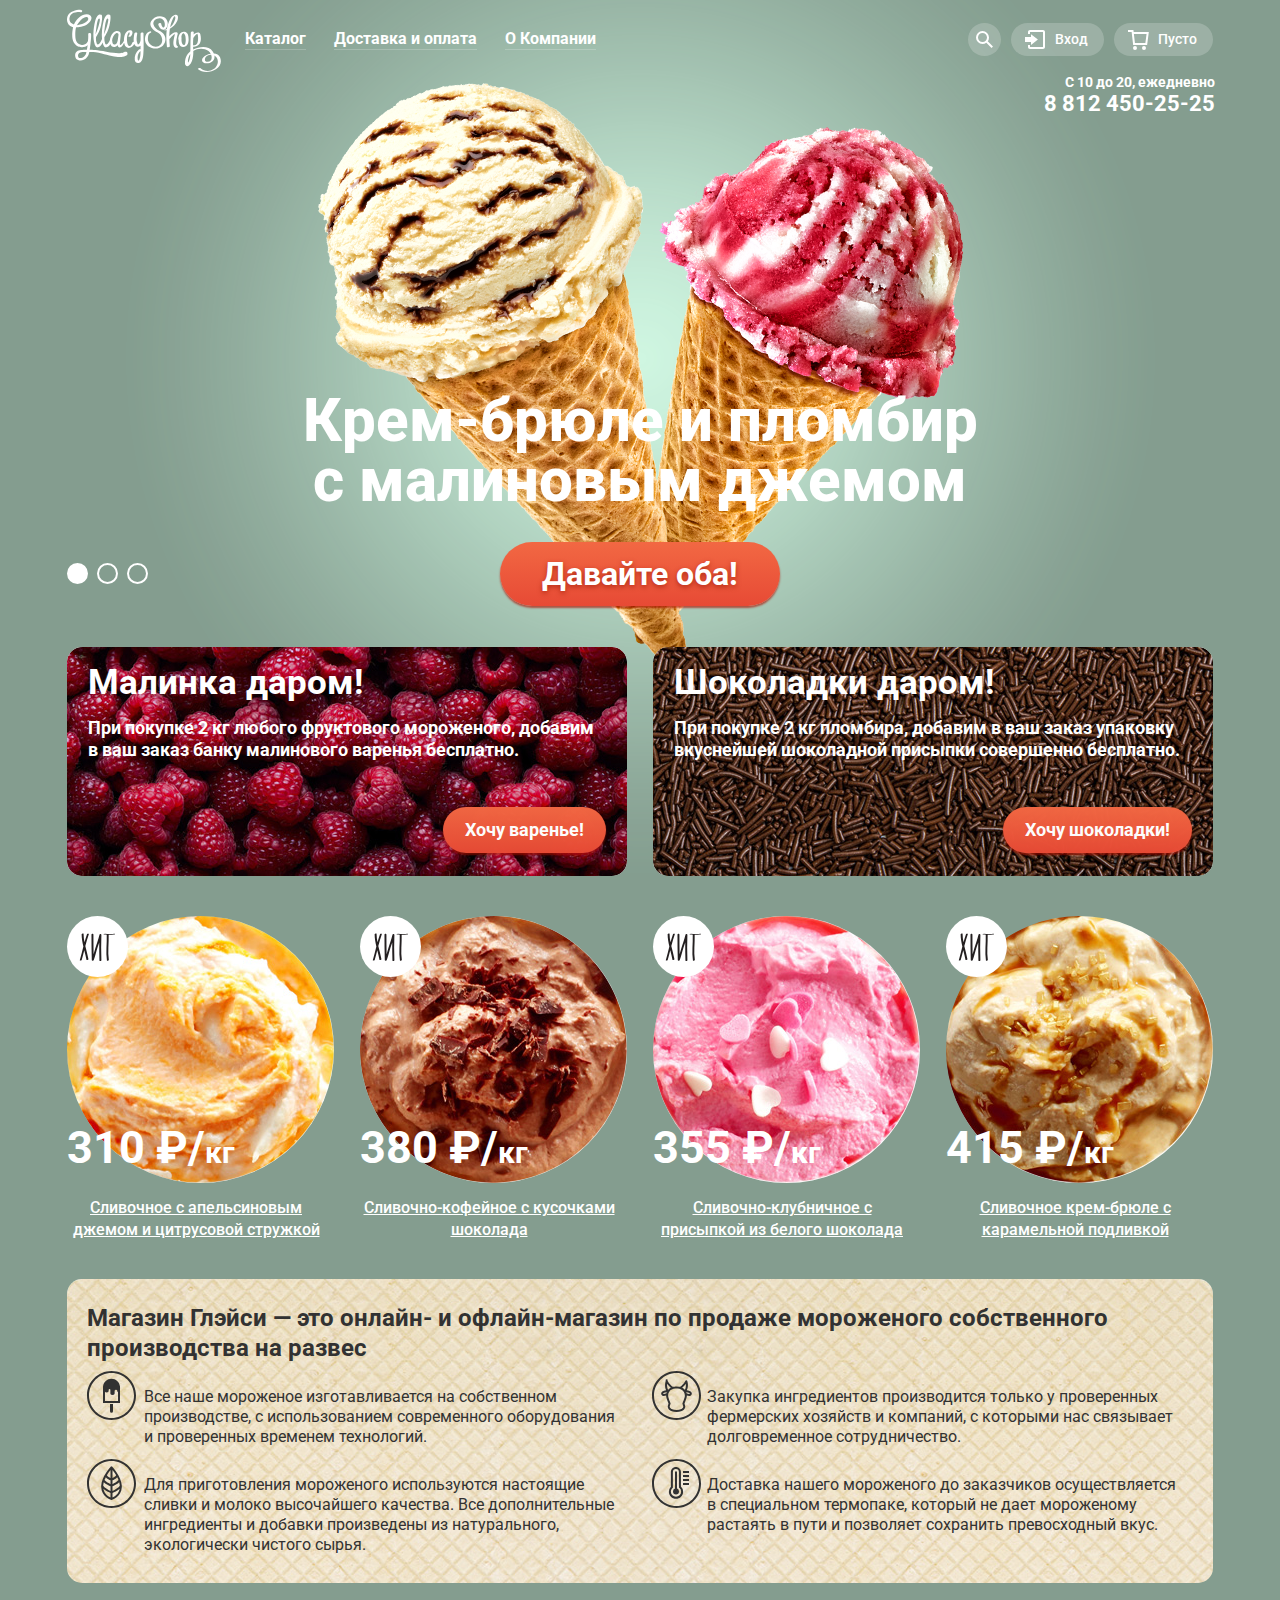
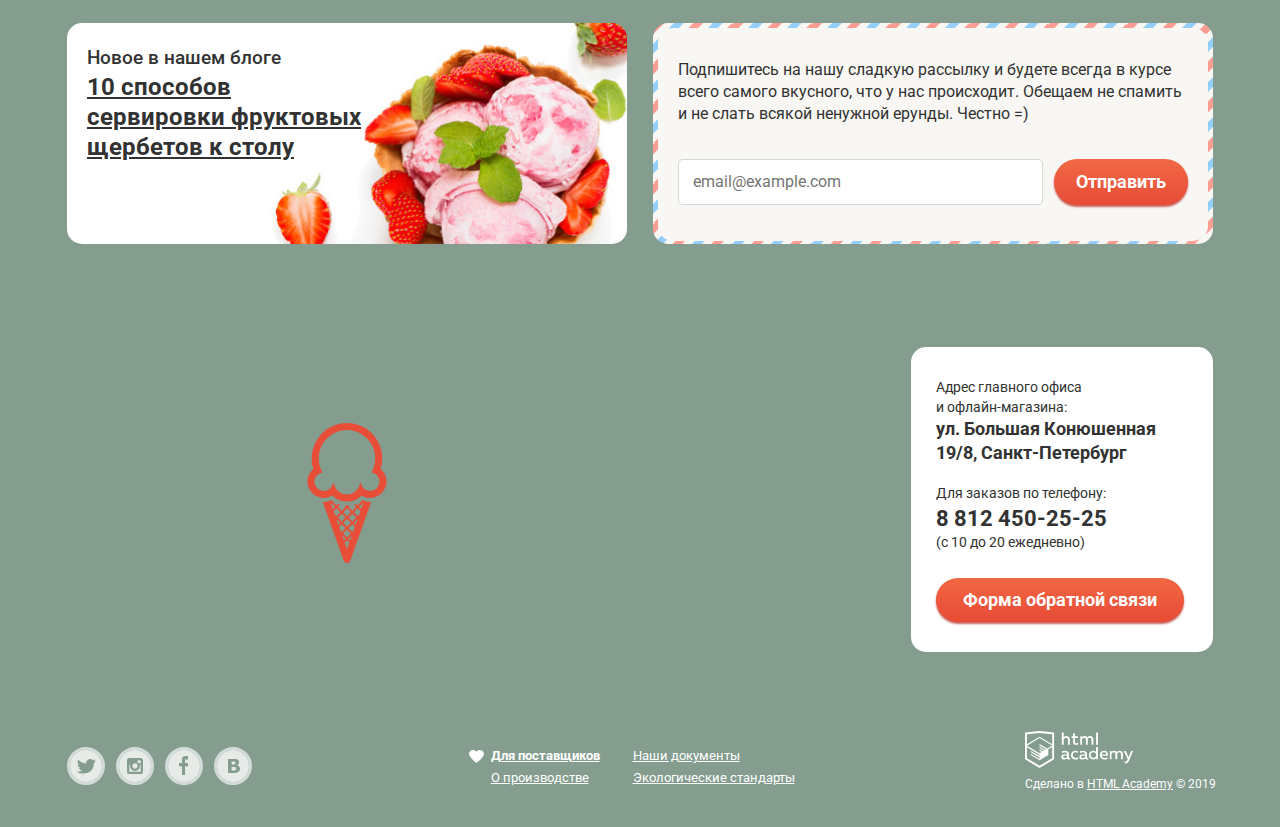
<file: index.html>
<!DOCTYPE html>
<html lang="ru">
  <head>
    <meta charset="utf-8" />
    <title>HTML Academy: Глейси</title>
    <link rel="stylesheet" href="./css/normalize.min.css" />
    <link rel="stylesheet" href="./css/style-min.css" />
    <link
      href="https://fonts.googleapis.com/css?family=Roboto:700,900,500&subset=latin,cyrillic"
      rel="stylesheet"
      type="text/css"
    />
  </head>
  <body>
    <input
      class="visually-hidden  slider-product-1"
      type="radio"
      id="product-1"
      name="toggle"
      checked
    />
    <input
      class="visually-hidden  slider-product-2"
      type="radio"
      id="product-2"
      name="toggle"
    />
    <input
      class="visually-hidden  slider-product-3"
      type="radio"
      id="product-3"
      name="toggle"
    />
    <div class="site-wrapper">
      <header class="wrapper">
        <div class="navigation-wrap">
          <h1 class="visually-hidden">
            Gllacy-Shop - интернет-магазин мороженого
          </h1>
          <img
              src="./img/index/gllacy.svg"
              width="154"
              height="64"
              alt="Логотип Gllacy-Shop"
            />
          <nav class="main-navigation">
            <ul class="site-navigation">
              <li class="item-site-navigation item-site-navigation-complex">
                <a href="#">Каталог</a>
                <div class="modal-menu">
                  <ul class="menu">
                    <li class="item-menu">
                      <a href="#"><b>Новинки</b></a>
                    </li>
                    <li class="item-menu">
                      <a href="gllacy-catalog.html">Сливочное</a>
                    </li>
                    <li class="item-menu"><a href="#">Щербеты</a></li>
                    <li class="item-menu"><a href="#">Фруктовый лед</a></li>
                    <li class="item-menu"><a href="#">Мелорин</a></li>
                  </ul>
                </div>
              </li>
              <li class="item-site-navigation">
                <a href="#"
                  >Доставка и оплата</a
                >
              </li>
              <li class="item-site-navigation">
                <a href="#">О Компании</a>
              </li>
            </ul>
          </nav>
          <nav class="main-navigation-control">
            <ul class="control">
              <li class="control-item-complex control-item-search">
                <a class="btn-search" href="#" aria-label="поиск">
                  <svg
                    class="search"
                    xmlns="http://www.w3.org/2000/svg"
                    xmlns:xlink="http://www.w3.org/1999/xlink"
                    width="17"
                    height="17"
                    viewBox="0 0 17 17"
                  >
                    <path
                      d="M16.958 15.527L11.75 10.32A6.455 6.455 0 0 0 13 6.5 6.5 6.5 0 1 0 6.5 13a6.465 6.465 0 0 0 3.839-1.263l5.205 5.204 1.414-1.414zM6.5 11C4.019 11 2 8.981 2 6.5S4.019 2 6.5 2 11 4.019 11 6.5 8.981 11 6.5 11z"
                    />
                  </svg>
                </a>
                <div class="modal-search">
                  <form action="https://echo.htmlacademy.ru" method="post">
                    <label for="search" class="visually-hidden"
                      >Строка поиска</label
                    >
                    <input
                      id="search"
                      type="text"
                      name="search"
                      placeholder="Например: Крем-брюле"
                    />
                  </form>
                </div>
              </li>
              <li class="control-item-complex control-item-entrance">
                <a class="btn-entrance" href="#">
                  <svg
                    class="entrance"
                    xmlns="http://www.w3.org/2000/svg"
                    xmlns:xlink="http://www.w3.org/1999/xlink"
                    width="21"
                    height="19"
                    viewBox="0 0 21 19"
                  >
                    <g>
                      <path
                        d="M6 14.875L12.917 9.5 6 4.125v2.917H-.042v4.917H6z"
                      />
                      <path
                        d="M18 0H5C3.9 0 3 .9 3 2v2h2V2h13v15H5v-2H3v2c0 1.1.9 2 2 2h13c1.1 0 2-.9 2-2V2c0-1.1-.9-2-2-2z"
                      />
                    </g>
                  </svg>
                  <span>Вход</span>
                </a>
                <div class="modal-entrance">
                  <form
                    class="form-entrance"
                    action="https://echo.htmlacademy.ru"
                    method="post"
                  >
                    <label for="email" class="visually-hidden"
                      >Электронная почта</label
                    >
                    <input
                      class="email-entrance"
                      id="email"
                      type="email"
                      name="email"
                      placeholder="email@example.com"
                    />
                    <label for="password" class="visually-hidden">Пароль</label>
                    <input
                      class="password-entrance"
                      id="password"
                      type="password"
                      placeholder="••••••••"
                    />

                    <div class="form-entrance-control">
                      <button class="btn btn-form" type="submit">Войти</button>
                      <div class="additional-operations">
                        <a href="#">Забыли пароль?</a>
                        <a href="#">Новая регистрация</a>
                      </div>
                    </div>
                  </form>
                </div>
              </li>
              <li class="control-item-complex control-item-busket">
                <a class="btn-busket" href="#" aria-label="корзина">
                  <svg
                    class="busket"
                    xmlns="http://www.w3.org/2000/svg"
                    width="21"
                    height="20"
                    viewBox="0 0 21 20"
                  >
                    <g>
                      <path
                        d="M5.657 2.031L5.422 0H0v2h3.64l1.5 13h13.988l1.699-12.969H5.657zM17.372 13H6.922L5.888 4.031h12.66L17.372 13z"
                      />
                      <circle cx="6.984" cy="18" r="2" />
                      <circle cx="15.984" cy="18" r="2" />
                    </g>
                  </svg>
                  <span>Пусто</span>
                </a>
              </li>
            </ul>
          </nav>
        </div>
        <div class="mode-operation">
          <p>С 10 до 20, ежедневно</p>
          <a class="tel-number" href="tel:88124502525">8 812 450-25-25</a>
        </div>
      </header>

      <main>
        <div class="wrapper">
          <section class="special-offer">
            <ul class="slider">
              <li class="slider-item slider-item-1" id="slide-1">
                <h2>
                  Крем-брюле и пломбир с малиновым джемом
                </h2>
                <a href="#" class="btn btn-buy">Давайте оба!</a>
              </li>
              <li class="slider-item slider-item-2" id="slide-2">
                <h2>
                  Шоколадный пломбир и лимонный сорбет
                </h2>
                <a href="#" class="btn btn-buy">Давайте оба!</a>
              </li>
              <li class="slider-item slider-item-3" id="slide-3">
                <h2>
                  Пломбир с помадкой и клубничный щербет
                </h2>
                <a href="#" class="btn btn-buy">Давайте оба!</a>
              </li>
            </ul>
            <div class="slider-controls">
              <label class="btn-slider" for="product-1">Первый</label>
              <label class="btn-slider" for="product-2">Второй</label>
              <label class="btn-slider" for="product-3">Третий</label>
            </div>
          </section>

          <section class="stock">
            <article class="current-promotion raspberries">
              <h3>Малинка даром!</h3>
              <p>
                При покупке 2 кг любого фруктового мороженого, добавим в ваш
                заказ банку малинового варенья бесплатно.
              </p>
              <a href="#" class="btn btn-article">Хочу варенье!</a>
            </article>
            <article class="current-promotion chocolate">
              <h3>Шоколадки даром!</h3>
              <p>
                При покупке 2 кг пломбира, добавим в ваш заказ упаковку
                вкуснейшей шоколадной присыпки совершенно бесплатно.
              </p>
              <a href="#" class="btn btn-article">Хочу шоколадки!</a>
            </article>
          </section>

          <section class="sales-leader">
            <h2 class="visually-hidden">Лидеры продаж</h2>
            <ul class="cards-list">
              <li class="li-ice-cream ice-cream-hit">
                <a href="#" class="card-content">
                  <img
                    src="img/index/orange.jpg"
                    width="267"
                    height="267"
                    alt="Мороженое - сливочное с апельсиновым джемом и цитрусовой стружкой"
                  />
                  <b>310 ₽/<span>кг</span></b>
                  <p>Сливочное с апельсиновым джемом и цитрусовой стружкой</p>
                </a>
                <a href="#" class="btn btn-cards">Быстрый просмотр</a>
              </li>
              <li class="li-ice-cream ice-cream-hit">
                <a href="#" class="card-content">
                <img
                  src="img/index/coffee.jpg"
                  width="267"
                  height="267"
                  alt="Мороженое - cливочно-кофейное с кусочками шоколада"
                />
                <b>380 ₽/<span>кг</span></b>
                <p>Сливочно-кофейное с кусочками шоколада</p>
              </a>
              <a href="#" class="btn btn-cards">Быстрый просмотр</a>
            </li>
              <li class="li-ice-cream ice-cream-hit">
                <a href="#" class="card-content">
                <img
                  src="img/index/strawberry.jpg"
                  width="267"
                  height="267"
                  alt="Мороженое - cливочно-клубничное с присыпкой из белого шоколада"
                />
                <b>355 ₽/<span>кг</span></b>
                <p>Сливочно-клубничное с присыпкой из белого шоколада</p>
              </a>
              <a href="#" class="btn btn-cards">Быстрый просмотр</a>
            </li>
              <li class="li-ice-cream ice-cream-hit">
                <a href="#" class="card-content">
                <img
                  src="img/index/cream.jpg"
                  width="267"
                  height="267"
                  alt="Мороженое - Сливочное крем-брюле с карамельной подливкой"
                />
                <b>415 ₽/<span>кг</span></b>
                <p>Сливочное крем-брюле с карамельной подливкой</p>
              </a>
              <a href="#" class="btn btn-cards">Быстрый просмотр</a>
            </li>
            </ul>
          </section>

          <section class="production-information">
            <h2>
              Магазин Глэйси — это онлайн- и офлайн-магазин по продаже
              мороженого собственного производства на развес
            </h2>
            <div class="information">
              <p class="technologies">
                Все наше мороженое изготавливается на собственном производстве,
                с использованием современного оборудования и проверенных
                временем технологий.
              </p>
              <p class="company">
                Закупка ингредиентов производится только у проверенных
                фермерских хозяйств и компаний, с которыми нас связывает
                долговременное сотрудничество.
              </p>
              <p class="natural-ingredient">
                Для приготовления мороженого используются настоящие сливки и
                молоко высочайшего качества. Все дополнительные ингредиенты и
                добавки произведены из натурального, экологически чистого сырья.
              </p>
              <p class="delivery">
                Доставка нашего мороженого до заказчиков осуществляется в
                специальном термопаке, который не дает мороженому растаять в
                пути и позволяет сохранить превосходный вкус.
              </p>
            </div>
          </section>

          <div class="additional-information">
            <section class="news">
              <h3>Новое в нашем блоге</h3>
              <a href="#">10 способов сервировки фруктовых щербетов к столу</a>
            </section>

            <section class="mailing">
              <div class="mailing-content">
                <h3 class="visually-hidden">Подписка на рассылку</h3>
                <p>
                  Подпишитесь на нашу сладкую рассылку и будете всегда в курсе
                  всего самого вкусного, что у нас происходит. Обещаем не
                  спамить и не слать всякой ненужной ерунды. Честно =)
                </p>
                <form
                  class="newsletter-subscription"
                  action="https://echo.htmlacademy.ru"
                  method="POST"
                >
                  <label class="visually-hidden" for="email-mailing"
                    >Введите ваш электронный адрес</label
                  >
                  <input
                    class="input-email-mailing"
                    id="email-mailing"
                    type="email"
                    name="email"
                    placeholder="email@example.com"
                  />

                  <button class="btn btn-article" type="submit">
                    Отправить
                  </button>
                </form>
              </div>
            </section>
          </div>
        </div>

        <section class="map">
          <iframe
            src="https://www.google.com/maps/embed?pb=!1m18!1m12!1m3!1d1998.6036253003192!2d30.320858716173536!3d59.93871916905404!2m3!1f0!2f0!3f0!3m2!1i1024!2i768!4f13.1!3m3!1m2!1s0x4696310fca145cc1%3A0x42b32648d8238007!2z0JHQvtC70YzRiNCw0Y8g0JrQvtC90Y7RiNC10L3QvdCw0Y8g0YPQuy4sIDE5LzgsINCh0LDQvdC60YIt0J_QtdGC0LXRgNCx0YPRgNCzLCAxOTExODY!5e0!3m2!1sru!2sru!4v1584440794895!5m2!1sru!2sru"
            height="430"
            style="border:0;"
            allowfullscreen=""
            aria-hidden="false"
            tabindex="0"
          ></iframe>
          <article class="address">
            <h4>Адрес главного офиса и офлайн-магазина:</h4>
            <p class="company-address">
              <b>ул. Большая Конюшенная 19/8, Санкт-Петербург</b>
            </p>
            <p class="order-phone">Для заказов по телефону:</p>
            <p>
              <b><a class="tel-number" href="tel:88124502525">8 812 450-25-25</a></b>
            </p>
            <p>(с 10 до 20 ежедневно)</p>
            <button class="btn btn-address" type="button">
              Форма обратной связи
            </button>
          </article>
        </section>
      </main>

      <footer>
        <div class="footer-wrapper">
          <div class="social-contacts">
            <h2 class="visually-hidden">Социальные контакты</h2>
            <ul>
              <li>
                <a class="link-social-contacts twitter" href="#" title="twitter"
                  >Твиттер</a
                >
              </li>
              <li>
                <a
                  class="link-social-contacts instagram"
                  href="#"
                  title="instagram"
                  >Инстаграмм</a
                >
              </li>
              <li>
                <a
                  class="link-social-contacts facebook"
                  href="#"
                  title="facebook"
                  >Фэйсбук</a
                >
              </li>
              <li>
                <a
                  class="link-social-contacts vkontakte"
                  href="#"
                  title="vkontakte"
                  >ВКонтакте</a
                >
              </li>
            </ul>
          </div>
          <div class="information-suppliers">
            <ul>
              <li class="item-information-suppliers">
                <a href="#">Для поставщиков</a>
              </li>
              <li class="item-information-suppliers">
                <a href="#">Наши документы</a>
              </li>
              <li class="item-information-suppliers">
                <a href="#">О производстве</a>
              </li>
              <li class="item-information-suppliers">
                <a href="#">Экологические стандарты</a>
              </li>
            </ul>
          </div>
          <div class="HTMLa">
            <a
              class="HTMLa"
              href="https://htmlacademy.ru/intensive/htmlcss"
              title="HTMLa"
              >HTMLa</a
            >
            <p>Сделано в <span>HTML Academy</span> © 2019</p>
          </div>
        </div>
      </footer>

      <div class="feedback-form">
        <form action="https://echo.htmlacademy.ru">
          <h2>Мы обязательно вам ответим!</h2>
          <label class="visually-hidden" for="name-surname"
            >Введите ваше имя</label
          >
          <input
            class="input-name"
            id="name-surname"
            type="text"
            name="name-surname"
            placeholder="Имя Фамилия"
          />
          <label for="email-feedback-form" class="visually-hidden"
            >Электронная почта</label
          >
          <input
            class="input-email"
            id="email-feedback-form"
            type="email"
            name="email"
            placeholder="email@example.com"
          />
          <label for="feedback" class="visually-hidden">Ваш вопрос</label>
          <textarea
            class="textarea-feedback"
            id="feedback"
            name="feedback"
            rows="8"
            cols="47"
            placeholder="В свободной форме"
          ></textarea>
          <div class="alignment">
            <button class="btn btn-form" type="submit">Отправить</button>
          </div>
          <button class="btn-close" aria-label="закрыть форму"></button>
        </form>
      </div>
    </div>
    <script src="./js/feedback-form-min.js"></script>
  </body>
</html>
</file>
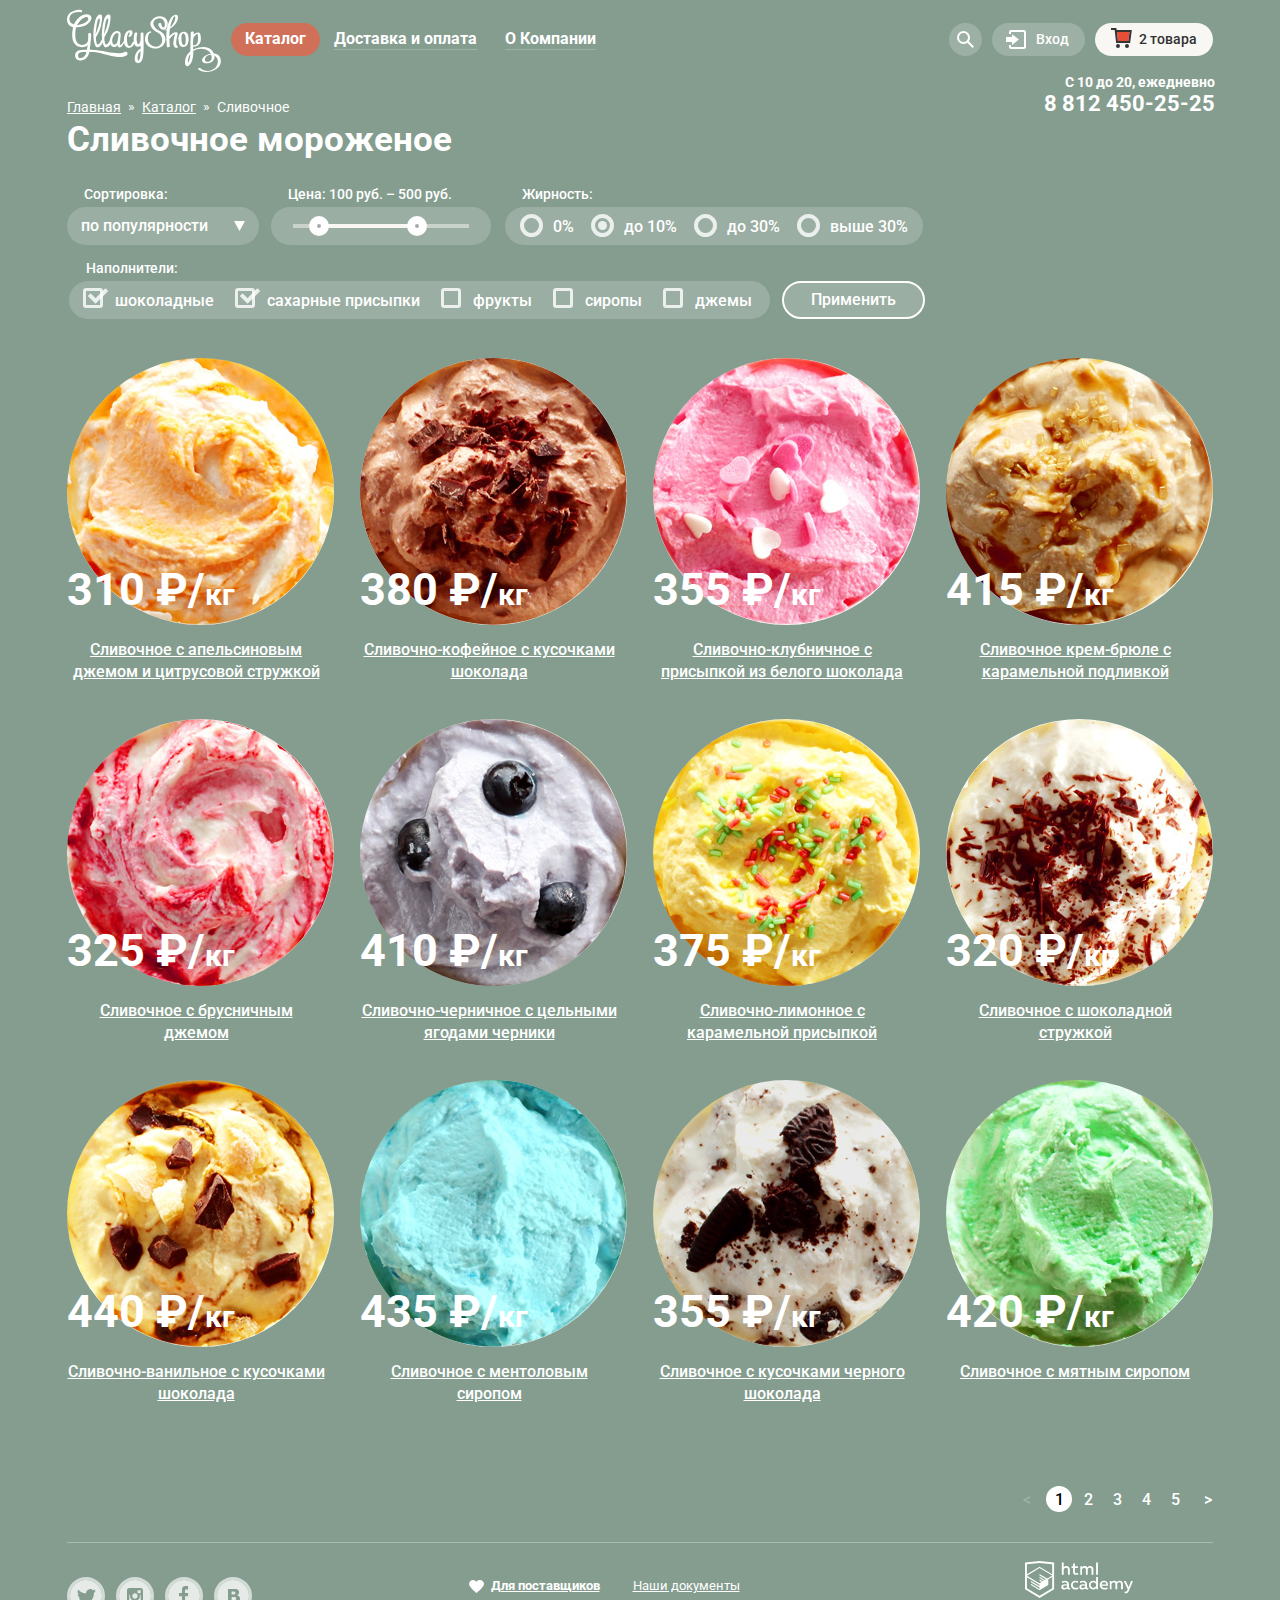
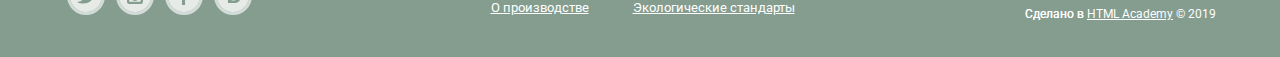
<file: gllacy-catalog.html>
<!DOCTYPE html>
<html lang="ru">
  <head>
    <meta charset="utf-8" />
    <title>HTML Academy: Глейси</title>
    <link rel="stylesheet" href="./css/normalize.min.css" />
    <link rel="stylesheet" href="css/style-min.css">
    <link
      href="https://fonts.googleapis.com/css?family=Roboto:700,900,500&subset=latin,cyrillic"
      rel="stylesheet"
      type="text/css"
    />
  </head>
  <body class="inner-page">
    <header class="wrapper">
      <div class="navigation-wrap">
        <h1 class="visually-hidden">
          Gllacy-Shop - интернет-магазин мороженого
        </h1>
        <a class="logo" href="./index.html">
          <img
            src="./img/index/gllacy.svg"
            width="154"
            height="64"
            alt="Логотип Gllacy-Shop"
          />
        </a>
        <nav class="main-navigation">
          <ul class="site-navigation">
            <li class="item-site-navigation item-site-navigation-complex item-site-nav-current">
              <a href="#">Каталог</a>
              <div class="modal-menu">
                <ul class="menu">
                  <li class="item-menu">
                    <a href="#"><b>Новинки</b></a>
                  </li>
                  <li class="item-menu">
                    <a href="gllacy-catalog.html">Сливочное</a>
                  </li>
                  <li class="item-menu"><a href="#">Щербеты</a></li>
                  <li class="item-menu"><a href="#">Фруктовый лед</a></li>
                  <li class="item-menu"><a href="#">Мелорин</a></li>
                </ul>
              </div>
            </li>
            <li class="item-site-navigation">
              <a href="#"
                >Доставка и оплата</a
              >
            </li>
            <li class="item-site-navigation">
              <a href="#">О Компании</a>
            </li>
          </ul>
        </nav>
        <nav class="main-navigation-control">
          <ul class="control">
            <li class="control-item-complex control-item-search">
              <a class="btn-search" href="#" aria-label="поиск">
                <svg
                  class="search"
                  xmlns="http://www.w3.org/2000/svg"
                  xmlns:xlink="http://www.w3.org/1999/xlink"
                  width="17"
                  height="17"
                  viewBox="0 0 17 17"
                >
                  <path
                    d="M16.958 15.527L11.75 10.32A6.455 6.455 0 0 0 13 6.5 6.5 6.5 0 1 0 6.5 13a6.465 6.465 0 0 0 3.839-1.263l5.205 5.204 1.414-1.414zM6.5 11C4.019 11 2 8.981 2 6.5S4.019 2 6.5 2 11 4.019 11 6.5 8.981 11 6.5 11z"
                  />
                </svg>
              </a>
              <div class="modal-search">
                <form action="https://echo.htmlacademy.ru" method="post">
                <label for="search" class="visually-hidden"
                  >Строка поиска</label
                >
                <input
                  id="search"
                  type="text"
                  name="search"
                  placeholder="Например: Крем-брюле"
                />
              </form>
              </div>
            </li>
            <li class="control-item-complex control-item-entrance">
              <a class="btn-entrance" href="#">
                <svg
                  class="entrance"
                  xmlns="http://www.w3.org/2000/svg"
                  xmlns:xlink="http://www.w3.org/1999/xlink"
                  width="21"
                  height="19"
                  viewBox="0 0 21 19"
                >
                  <g>
                    <path
                      d="M6 14.875L12.917 9.5 6 4.125v2.917H-.042v4.917H6z"
                    />
                    <path
                      d="M18 0H5C3.9 0 3 .9 3 2v2h2V2h13v15H5v-2H3v2c0 1.1.9 2 2 2h13c1.1 0 2-.9 2-2V2c0-1.1-.9-2-2-2z"
                    />
                  </g>
                </svg>
                <span>Вход</span>
              </a>
              <div class="modal-entrance">
                <form
                  class="form-entrance"
                  action="https://echo.htmlacademy.ru"
                  method="post"
                >
                  <label for="email" class="visually-hidden"
                    >Электронная почта</label
                  >
                  <input
                  class="email-entrance"
                    id="email"
                    type="email"
                    name="email"
                    placeholder="email@example.com"
                  />
                  <label for="password" class="visually-hidden">Пароль</label>
                  <input class="password-entrance" id="password" type="password" placeholder="••••••••" />

                  <div class="form-entrance-control">
                    <button class="btn btn-form" type="submit">Войти</button>
                    <div class="additional-operations">
                      <a href="#">Забыли пароль?</a>
                      <a href="#">Новая регистрация</a>
                    </div>
                  </div>
                </form>
              </div>
            </li>
            <li class="control-item-complex control-item-busket">
              <a
                class="btn-busket btn-product-basket"
                href="#"
                aria-label="корзина"
              >
                <span>2 товара</span>
              </a>
              <div class="modal-busket">
                <form class="busket-form" action="https://echo.htmlacademy.ru" method="post">
                  <ul>
                    <li class="busket-row">
                      <button
                        class="delete"
                        type="button"
                        aria-label="удалить позицию"
                      ></button>
                      <img
                        src="./img/index/orange.jpg"
                        width="33"
                        height="33"
                        alt="Пломбир с апельсиновым джемом"
                      />
                      <p class="type-ice-cream">
                        Пломбир с апельсиновым джемом
                      </p>
                      <p>1,5 кг х <span>200 руб.</span></p>
                      <p>300 руб.</p>
                      <input type="hidden" name="ice-cream-orange-jam" value="1.5">
                    </li>

                    <li class="busket-row">
                      <button
                        class="delete"
                        type="button"
                        aria-label="удалить позицию"
                      ></button>
                      <img
                        src="./img/index/strawberry.jpg"
                        width="33"
                        height="33"
                        alt="Клубничный пломбир с присыпкой из белого шоколада"
                      />
                      <p class="type-ice-cream">
                        Клубничный пломбир с присыпкой из белого шоколада
                      </p>
                      <p>1,5 кг х <span>300 руб.</span></p>
                      <p>450 руб.</p>
                      <input type="hidden" name="strawberry-ice-cream-white-chocolate" value="1.5">
                    </li>
                  </ul>
                  <div class="result">
                    <p class="amount">Итого:750 руб.</p>
                    <button class="btn btn-form" type="submit">
                      Оформить заказ
                    </button>
                  </div>
                </form>
              </div>
            </li>
          </ul>
        </nav>
      </div>
      <div class="mode-operation">
        <p>С 10 до 20, ежедневно</p>
        <a class="tel-number" href="tel:88124502525">8 812 450-25-25</a>
      </div>
    </header>

    <main class="wrapper inner-page">
      <ul class="breadcrumbs">
        <li><a href="index.html">Главная</a></li>
        <li><a href="gllacy-catalog.html">Каталог</a></li>
        <li>Сливочное</li>
      </ul>
      <section class="filter">
        <h2>Сливочное мороженое</h2>
        <form
          class="selection-form"
          action="https://echo.htmlacademy.ru"
          method="POST"
        >
          <div class="sorting">
            <p>Сортировка:</p>
            <a class="btn-sorting" href="#">
              по популярности
              <svg
                class="icon-down-dir"
                xmlns="http://www.w3.org/2000/svg"
                width="11"
                height="10"
                viewBox="0 0 11 10"
              >
                <path d="M5.5 10L0 0h11" />
              </svg>
            </a>

            <ul class="modal-sorting">
              <li>
                <input
                  class="visually-hidden type-sorting"
                  type="radio"
                  id="popularity"
                  name="type-sorting"
                  value="popularity"
                  checked
                />
                <label for="popularity">по популярности</label>
              </li>
              <li>
                <input
                  class="visually-hidden type-sorting"
                  type="radio"
                  id="inexpensive"
                  name="type-sorting"
                  value="inexpensive"
                />
                <label for="inexpensive">сначала недорогие</label>
              </li>
              <li>
                <input
                  class="visually-hidden type-sorting"
                  type="radio"
                  id="expensive"
                  name="type-sorting"
                  value="expensive"
                />
                <label for="expensive">сначала дорогие</label>
              </li>
              <li>
                <input
                  class="visually-hidden type-sorting"
                  type="radio"
                  id="fatness"
                  name="type-sorting"
                  value="fatness"
                />
                <label for="fatness">по жирности</label>
              </li>
            </ul>
          </div>
          <div class="range">
            <p>Цена: 100 руб. – 500 руб.</p>
            <div class="wrap-range">
              <div class="line-range"></div>
              <div class="white-line"></div>
              <div class="range-toggle-min"></div>
              <div class="range-toggle-max"></div>
            </div>
          </div>

          <fieldset class="fat">
            <legend>Жирность:</legend>
            <ul class="list-option">
              <li>
                <label class="label-radio-option">
                  <input
                    class="visually-hidden"
                    type="radio"
                    name="fat"
                    value="0%"
                    />
                  <span class="radio-indicator"></span>
                  <span class="fat-value">0%</span>
                </label>
              </li>
              <li>
                <label class="label-radio-option">
                  <input
                    class="visually-hidden"
                    type="radio"
                    name="fat"
                    value="до 10%"
                    checked
                    />
                  <span class="radio-indicator"></span>
                  <span class="fat-value">до 10%</span>
                </label>
              </li>
              <li>
                <label class="label-radio-option">
                  <input
                    class="visually-hidden"
                    type="radio"
                    name="fat"
                    value="до 30%"
                  />
                  <span class="radio-indicator"></span>
                  <span class="fat-value">до 30%</span>
                </label>
              </li>
              <li>
                <label class="label-radio-option">
                  <input
                    class="visually-hidden"
                    type="radio"
                    name="fat"
                    value="выше 30%"
                  />
                  <span class="radio-indicator"></span>
                  <span class="fat-value">выше 30%</span>
                </label>
              </li>
            </ul>
          </fieldset>

          <fieldset class="filler">
            <legend>Наполнители:</legend>
            <ul class="list-filler">
              <li>
                <label class="label-checkbox-filler">
                  <input
                    class="visually-hidden"
                    type="checkbox"
                    name="chocolate"
                    checked
                  />
                  <span class="checkbox-indicator"></span>
                  <span class="type-filler">шоколадные</span>
                </label>
              </li>
              <li>
                <label class="label-checkbox-filler">
                  <input
                    class="visually-hidden"
                    type="checkbox"
                    name="sugar-powders"
                    checked                    
                  />
                  <span class="checkbox-indicator"></span>
                  <span class="type-filler">сахарные присыпки</span>
                </label>
              </li>
              <li>
                <label class="label-checkbox-filler">
                  <input class="visually-hidden" type="checkbox" name="fruit" />
                  <span class="checkbox-indicator"></span>
                  <span class="type-filler">фрукты</span>
                </label>
              </li>
              <li>
                <label class="label-checkbox-filler">
                  <input
                    class="visually-hidden"
                    type="checkbox"
                    name="syrups"
                  />
                  <span class="checkbox-indicator"></span>
                  <span class="type-filler">сиропы</span>
                </label>
              </li>
              <li>
                <label class="label-checkbox-filler">
                  <input class="visually-hidden" type="checkbox" name="jams" />
                  <span class="checkbox-indicator"></span>
                  <span class="type-filler">джемы</span>
                </label>
              </li>
            </ul>
          </fieldset>
          <button class="btn-form-inner-page" type="submit">
            Применить
          </button>
        </form>
      </section>
      <section class="results">
        <ul class="cards-list">
          <li class="li-ice-cream">
            <a href="#" class="card-content">
            <img
              src="./img/catalog-gllacy/orange-1.jpg"
              width="267"
              height="267"
              alt="Сливочное с апельсиновым джемом и цитрусовой стружкой"
            />
            <b>310 ₽/<span>кг</span></b>
            <p>Сливочное с апельсиновым джемом и цитрусовой стружкой</p>
          </a>
          <a href="#" class="btn btn-cards">Быстрый просмотр</a>
        </li>
          <li class="li-ice-cream">
            <a href="#" class="card-content">
            <img
              src="./img/catalog-gllacy/coffe-2.jpg"
              width="267"
              height="267"
              alt="Сливочно-кофейное с кусочками шоколада"
            />
            <b>380 ₽/<span>кг</span></b>
            <p>Сливочно-кофейное с кусочками шоколада</p>
          </a>
          <a href="#" class="btn btn-cards">Быстрый просмотр</a>
        </li>
          <li class="li-ice-cream">
            <a href="#" class="card-content">
            <img
              src="./img/catalog-gllacy/strawberry-3.jpg"
              width="267"
              height="267"
              alt="Сливочно-клубничное с присыпкой из белого шоколада"
            />
            <b>355 ₽/<span>кг</span></b>
            <p>Сливочно-клубничное с присыпкой из белого шоколада</p>
          </a>
          <a href="#" class="btn btn-cards">Быстрый просмотр</a>
        </li>
          <li class="li-ice-cream">
            <a href="#" class="card-content">
            <img
              src="./img/catalog-gllacy/caramel-4.jpg"
              width="267"
              height="267"
              alt="Сливочное крем-брюле с карамельной подливкой"
            />
            <b>415 ₽/<span>кг</span></b>
            <p>Сливочное крем-брюле с карамельной подливкой</p>
          </a>
          <a href="#" class="btn btn-cards">Быстрый просмотр</a>
        </li>
          <li class="li-ice-cream">
            <a href="#" class="card-content">
            <img
              src="./img/catalog-gllacy/lingonberry-5.jpg"
              width="267"
              height="267"
              alt="Сливочное с брусничным джемом"
            />
            <b>325 ₽/<span>кг</span></b>
            <p>Сливочное с брусничным джемом</p>
          </a>
          <a href="#" class="btn btn-cards">Быстрый просмотр</a>
        </li>
          <li class="li-ice-cream">
            <a href="#" class="card-content">
            <img
              src="./img/catalog-gllacy/blueberries-6.jpg"
              width="267"
              height="267"
              alt="Сливочно-черничное с цельными ягодами черники "
            />
            <b>410 ₽/<span>кг</span></b>
            <p>Сливочно-черничное с цельными ягодами черники</p>
          </a>
          <a href="#" class="btn btn-cards">Быстрый просмотр</a>
        </li>
          <li class="li-ice-cream">
            <a href="#" class="card-content">
            <img
              src="./img/catalog-gllacy/lemon-7.jpg"
              width="267"
              height="267"
              alt="Сливочно-лимонное с карамельной присыпкой"
            />
            <b>375 ₽/<span>кг</span></b>
            <p>Сливочно-лимонное с карамельной присыпкой</p>
          </a>
          <a href="#" class="btn btn-cards">Быстрый просмотр</a>
        </li>
          <li class="li-ice-cream">
            <a href="#" class="card-content">
            <img
              src="./img/catalog-gllacy/cream-8.jpg"
              width="267"
              height="267"
              alt="Сливочное с шоколадной стружкой"
            />
            <b>320 ₽/<span>кг</span></b>
            <p>Сливочное с шоколадной стружкой</p>
          </a>
          <a href="#" class="btn btn-cards">Быстрый просмотр</a>
        </li>
          <li class="li-ice-cream">
            <a href="#" class="card-content">
            <img
              src="./img/catalog-gllacy/vanilla-9.jpg"
              width="267"
              height="267"
              alt="Сливочно-ванильное с кусочками шоколада"
            />
            <b>440 ₽/<span>кг</span></b>
            <p>Сливочно-ванильное с кусочками шоколада</p>
          </a>
          <a href="#" class="btn btn-cards">Быстрый просмотр</a>
        </li>
          <li class="li-ice-cream">
            <a href="#" class="card-content">
            <img
              src="./img/catalog-gllacy/menthol-10.jpg"
              width="267"
              height="267"
              alt="Сливочноe с ментоловым сиропом"
            />
            <b>435 ₽/<span>кг</span></b>
            <p>Сливочноe с ментоловым сиропом</p>
            </a>
            <a href="#" class="btn btn-cards">Быстрый просмотр</a>
          </li>
          <li class="li-ice-cream">
            <a href="#" class="card-content">
            <img
              src="./img/catalog-gllacy/black-chocolate-11.jpg"
              width="267"
              height="267"
              alt="Сливочное с кусочками черного шоколада"
            />
            <b>355 ₽/<span>кг</span></b>
            <p>Сливочное с кусочками черного шоколада</p>
          </a>
          <a href="#" class="btn btn-cards">Быстрый просмотр</a>
        </li>
          <li class="li-ice-cream">
            <a href="#" class="card-content">
            <img
              src="./img/catalog-gllacy/mint-12.jpg"
              width="267"
              height="267"
              alt="Сливочное с мятным сиропом"
            />
            <b>420 ₽/<span>кг</span></b>
            <p>Сливочное с мятным сиропом</p>
          </a>
            <a href="#" class="btn btn-cards">Быстрый просмотр</a>
          </li>
        </ul>
      </section>
      <ul class="pagination">
        <li class="pagination-item pagination-item-current">
          <a href="#">1</a>
        </li>
        <li class="pagination-item"><a href="#">2</a></li>
        <li class="pagination-item"><a href="#">3</a></li>
        <li class="pagination-item"><a href="#">4</a></li>
        <li class="pagination-item"><a href="#">5</a></li>
      </ul>
    </main>

    <footer class="footer-wrapper">
      <div class="social-contacts">
        <h2 class="visually-hidden">Социальные контакты</h2>
        <ul>
          <li>
            <a class="link-social-contacts twitter" href="#" title="twitter"
              >Твиттер</a
            >
          </li>
          <li>
            <a class="link-social-contacts instagram" href="#" title="instagram"
              >Инстаграмм</a
            >
          </li>
          <li>
            <a class="link-social-contacts facebook" href="#" title="facebook"
              >Фэйсбук</a
            >
          </li>
          <li>
            <a class="link-social-contacts vkontakte" href="#" title="vkontakte"
              >ВКонтакте</a
            >
          </li>
        </ul>
      </div>
      <div class="information-suppliers">
        <ul>
          <li class="item-information-suppliers">
            <a href="#">Для поставщиков</a>
          </li>
          <li class="item-information-suppliers">
            <a href="#">Наши документы</a>
          </li>
          <li class="item-information-suppliers">
            <a href="#">О производстве</a>
          </li>
          <li class="item-information-suppliers">
            <a href="#">Экологические стандарты</a>
          </li>
        </ul>
      </div>
      <div class="HTMLa">
        <a
          class="HTMLa"
          href="https://htmlacademy.ru/intensive/htmlcss"
          title="HTMLa"
          >HTMLa</a
        >
        <p>Сделано в <p>Сделано в <span>HTML Academy</span> © 2019</p>
      </div>
    </footer>
    <script src="./js/catalog-min.js"></script>
  </body>
</html>
</file>
<file: css/style-min.css>
body{margin:0;padding:0;font-family:"Roboto","Arial",sans-serif;font-size:16px;line-height:18px;font-weight:bold;color:#ffffff}.inner-page{background-color:#849d8f}.site-wrapper{min-width:940px;background-color:#849d8f;background-image:url(../img/index/background-special-offer-1.png);background-repeat:no-repeat;background-position:top center;transition:background-image 0.5s ease,background-color 0.5s ease}.wrapper{max-width:1200px;margin:0 auto;padding:0 27px;box-sizing:border-box;position:relative}a{text-decoration:none;color:#ffffff;cursor:pointer}button{font-family:inherit;font-size:18px;line-height:24px;font-weight:bold;color:#ffffff;border:none;outline:none;cursor:pointer}.visually-hidden{position:absolute;clip:rect(0 0 0 0);width:1px;height:1px;margin:-1px;border:0;padding:0;white-space:nowrap;clip-path:inset(100%);overflow:hidden}.navigation-wrap{display:flex;padding-top:9px}.main-navigation{padding-left:10px}.site-navigation,.control{list-style:none;padding:0;margin:14px 0 0 0;display:flex;flex-wrap:wrap}.main-navigation-control{margin-left:auto}.site-navigation li{padding:7px 14px;border-radius:50px;position:relative}.item-site-navigation a{display:block;width:100%;height:100%;border-bottom:1px solid rgba(255,255,255,0.2)}.modal-entrance a:hover,.modal-entrance a:focus,.modal-entrance a:active{color:#e84d37;text-decoration:underline}.modal-search input,.form-entrance input,.feedback-form input{font-size:14px;line-height:24px;color:#323232;box-sizing:border-box;width:100%;padding:9px 13px;border:1px solid #d3d3d2;border-radius:5px;background-color:#fefefe}.modal-search input:hover,.modal-search input:focus,.form-entrance input:hover,.form-entrance input:focus,.feedback-form input:hover,.feedback-form input:focus,.newsletter-subscription input:hover,.newsletter-subscription input:focus,.textarea-feedback:hover,.textarea-feedback:focus{border:1px solid rgba(154,154,154,0.52)}.modal-search input:active,.form-entrance input:active,.feedback-form input:active,.newsletter-subscription input:active,.textarea-feedback:active{border:1px solid rgba(46,136,228,0.52);outline:none}.modal-menu{font-size:14px;line-height:16px;font-weight:normal;width:143px;padding:6px;position:absolute;z-index:2;top:30px;left:-6px;display:none}.menu{list-style:none;padding:0;background-color:#f8f7f4;border-radius:5px;box-shadow:0 20px 20px 0 rgba(0,0,0,0.4)}.menu li{padding:8px 19px;margin:0;border-radius:0;position:relative}.menu li:first-child{padding:12px 20px 12px 20px}.menu li:last-child{padding-bottom:12px}.menu li:first-child::after{content:"";display:block;width:126px;height:1px;background-color:#323232;opacity:0.2;position:absolute;top:39px;left:8px}.item-menu a{display:block;width:100%;height:100%;color:#323232;text-decoration:none}.item-menu:hover,.item-menu:focus{background-color:#fbded7}.item-menu:active{background-color:#f6b5a5}.item-menu-current{background-color:#d07058}.item-site-navigation:hover,.item-site-navigation:focus{background-color:#f7f6f3}.item-site-navigation:hover a,.item-site-navigation:focus a{border-bottom:1px solid transparent;color:#333333}.item-site-navigation:active{box-shadow:inset 0 2px 1px 0 #696969;background-color:#ededed}.item-site-navigation-complex:hover .modal-menu{display:block}.item-site-nav-current{background-color:#d07058}.item-site-nav-current a{border-bottom:1px solid transparent}.control li{font-size:14px;line-height:16px;font-weight:500;text-align:center;vertical-align:middle;margin-left:10px;border-radius:20px;background-color:rgba(255,255,255,0.2);position:relative}.control li svg{fill:#ffffff}.control li:hover,.control li:focus,.inner-page .control-item-busket{background-color:#f8f7f4}.control li:hover a,.control li:focus a,.btn-product-basket{color:#323232}.control li:hover svg,.control li:focus svg{fill:#323232}.control-item-complex:hover .modal-search,.control-item-complex:hover .modal-entrance,.control-item-complex:hover .modal-busket{display:block}.control-item-search{width:33px;height:33px}.btn-search{border-radius:20px;display:block;width:100%;height:100%}.search{position:relative;top:8px}.modal-search{padding:8px;position:absolute;z-index:2;top:28px;right:-6px;display:none}.modal-search form{width:341px;box-sizing:border-box;padding:20px 15px;background-color:#f8f7f4;border-radius:5px;box-shadow:0 20px 20px 0 rgba(0,0,0,0.4)}.control-item-entrance,.control-item-busket{padding:8px 16px 9px 44px;position:relative}.btn-entrance,.btn-busket{border-radius:20px;display:block;width:100%;height:100%}.modal-entrance{width:276px;padding:8px;box-sizing:border-box;position:absolute;z-index:2;top:28px;right:-6px;display:none}.form-entrance{padding:21px 18px;background-color:#f8f7f4;border-radius:5px;box-shadow:0 20px 20px 0 rgba(0,0,0,0.4)}.form-entrance input{margin-bottom:20px}.form-entrance-control{display:flex;justify-content:space-between}.btn-form{font-size:18px;line-height:20px;color:#fefefe;min-width:100px;box-sizing:border-box;padding:12px 14px;border-radius:50px;box-shadow:0 1px 2px 0 #ac1000;background-image:linear-gradient(to top,#e74a35,#f26843)}.additional-operations{text-align:left}.additional-operations a{font-size:13px;line-height:22px;font-weight:normal;color:#323232;text-decoration:underline;display:block}.entrance,.busket{position:absolute;top:7px;left:14px}.modal-busket{padding:8px;box-sizing:border-box;position:absolute;z-index:2;top:28px;right:-6px;display:none}.busket-form{width:539px;padding:20px 15px;box-sizing:border-box;background-color:#f8f7f4;border-radius:5px;box-shadow:0 20px 20px 0 rgba(0,0,0,0.4)}.busket-form ul{list-style:none;padding:0;margin:0}li.busket-row{text-align:left;margin:0 0 15px 0;border-radius:0;background-color:transparent;display:flex;justify-content:flex-start;position:relative}.busket-row:last-child{margin-bottom:12px;padding-bottom:3px;border-bottom:1px solid #cacac7}.delete{padding:0;margin-right:11px;background-color:transparent}.delete::before,.delete::after{content:"";display:block;width:16px;height:2px;background-color:#323232}.delete::before{content:"";transform:rotate(45deg);position:relative;top:-3px;left:3px}.delete::after{content:"";transform:rotate(-45deg);position:relative;top:-5px;left:3px}.busket-row img{margin-right:14px;border-radius:50%}.busket-row p{font-size:13px;line-height:16px;font-weight:normal;color:#323232;max-width:218px;margin:11px 0 9px 0}.busket-row p:not(:last-of-type){margin-right:25px}.busket-row p:last-of-type{margin-right:19px}.busket-row span{color:#999999}.amount{font-size:15px;line-height:23px;font-weight:bold;color:#323232;margin:12px 0 10px 0}.result{text-align:right}.mode-operation{position:absolute;z-index:1;top:74px;right:25px}.mode-operation p{font-size:14px;line-height:16px;text-align:right;margin:0 0 2px 0}.tel-number{font-size:22px;line-height:24px;text-align:right}.tel-number:hover,.tel-number:focus,.tel-number:active{color:#ffbc9e}.special-offer{margin-bottom:41px;position:relative}.slider{list-style:none;margin:0;padding:0}.slider-item{text-align:center;padding-top:316px;position:relative}.slider-item-1,.slider-item-2,.slider-item-3{display:none}.slider-item h2{font-size:60px;line-height:60px;font-weight:800;width:700px;margin:2px auto 31px}.btn-buy{display:inline-block;vertical-align:top;padding:10px 42px;font-weight:bold;font-size:32px;line-height:44px;text-shadow:0 2px 5px rgba(160,32,11,0.76);box-shadow:0 2px 2px 0 rgba(172,16,0,0.64);background-image:linear-gradient(to top,#e74a35,#f26843);border-radius:50px}.btn:hover,.btn:focus{background:linear-gradient( to bottom,rgba(255,255,255,0.2),rgba(255,255,255,0.2) ),linear-gradient(to top,#e74a35,#f26843);box-shadow:0 2px 2px #ac1000}.btn:active{background:linear-gradient( to bottom,rgba(0,0,0,0.07),rgba(0,0,0,0.07) ),linear-gradient(to top,#e74a35,#f26843);box-shadow:inset 0 2px 2px #942718;color:#fceeec}.slider-controls{font-size:0;position:absolute;bottom:22px;left:0;z-index:2}.btn-slider{display:inline-block;vertical-align:top;width:17px;height:17px;border:2px solid #ffffff;border-radius:50%;background-color:transparent;margin-right:9px;cursor:pointer}.btn-slider:checked ~ .site-wrapper{background-color:#849d8f;background-image:url("../img/index/background-special-offer-1.png")}.slider-product-2:checked ~ .site-wrapper{background-color:#8996a6;background-image:url("../img/index/background-special-offer-2.png")}.slider-product-3:checked ~ .site-wrapper{background-color:#9d8b84;background-image:url("../img/index/background-special-offer-3.png")}.slider-product-1:checked ~ .site-wrapper .slider-item-1,.slider-product-2:checked ~ .site-wrapper .slider-item-2,.slider-product-3:checked ~ .site-wrapper .slider-item-3{display:block}.slider-product-1:checked ~ .site-wrapper label[for="product-1"],.slider-product-2:checked ~ .site-wrapper label[for="product-2"],.slider-product-3:checked ~ .site-wrapper label[for="product-3"],.slider-product-1:active ~ .site-wrapper label[for="product-1"],.slider-product-2:active ~ .site-wrapper label[for="product-2"],.slider-product-3:active ~ .site-wrapper label[for="product-3"]{background-color:#ffffff}.btn-slider:hover{background-color:rgba(248,247,244,0.4);border:2px solid #ffffff}.stock{display:flex;flex-wrap:wrap;justify-content:space-between;margin:0}.current-promotion{max-width:560px;padding:23px 21px 70px;margin-bottom:22px;box-sizing:border-box;border-radius:15px;background-repeat:no-repeat;background-size:cover;position:relative}.current-promotion.raspberries{background-image:url(../img/index/raspberry-background.jpg);background-color:#991c0c}.current-promotion.chocolate{background-image:url(../img/index/chocolate-background.jpg);background-color:#623807}.current-promotion h3{font-size:35px;line-height:25px;text-align:left;margin:0 0 22px 0}.current-promotion p{font-size:18px;line-height:22px;text-align:left;margin-bottom:45px}.btn-article{font-size:18px;line-height:24px;padding:11px 22px;margin-left:11px;border-radius:50px;opacity:0.99;box-shadow:0 2px 2px 0 rgba(172,16,0,0.64);background-image:linear-gradient(to top,#e74a35,#f26843)}.current-promotion .btn-article{position:absolute;right:21px;bottom:23px}.btn-article:hover,a.btn-buy:hover,.btn-article:focus,a.btn-buy:focus{color:#ffffff}.btn-article:active,a.btn-buy:active{color:#fceeec}.sales-leader{margin-bottom:20px}.cards-list{list-style:none;padding:0;margin:0;margin-left:-26px;display:flex;flex-wrap:wrap}.li-ice-cream{text-align:center;max-width:267px;margin:18px 0 -8px 26px;position:relative}.li-ice-cream:hover::after{content:"";width:100%;height:100%;display:block;padding-bottom:77px;background-color:rgba(248,247,244,0.2);box-shadow:0 20px 20px 0 rgba(0,0,0,0.4);position:absolute;z-index:1;top:0;left:0}.li-ice-cream:hover .card-content{position:relative;z-index:10}.ice-cream-hit::before{content:"";width:61px;height:61px;background-image:url(../img/index/hit.svg);background-repeat:no-repeat;position:absolute;z-index:20;top:0;left:0}.li-ice-cream img{border-radius:50%}.li-ice-cream a{display:block;line-height:22px;font-weight:500;text-align:center;text-decoration:underline}.li-ice-cream p{margin-top:8px;margin-bottom:26px;max-width:258px}.li-ice-cream b{font-size:45px;line-height:45px;font-weight:bold;position:absolute;left:0;top:209px}.li-ice-cream span{font-size:30px;line-height:45px}a.btn-cards{width:167px;font-size:18px;line-height:24px;text-decoration:none;padding:13px 16px;margin:17px auto 0;border-radius:50px;box-shadow:0 1px 2px 0 #ac1000;background-image:linear-gradient(to top,#e74a35,#f26843);display:none;position:absolute;z-index:2;left:50%;transform:translateX(-50%);bottom:-54px}a.btn-cards:hover,a.btn-cards:focus,a.btn-cards:active{color:#ffffff}.li-ice-cream:hover a.btn-cards{display:block}.production-information{color:#323232;background-image:url(../img/index/waffle-background.jpg);background-size:cover;background-color:#f8ecd5;max-width:100%;padding:24px 0 0 20px;margin:0 0 40px;border-radius:15px}.production-information h2{font-size:24px;line-height:30px;margin:0 79px 24px 0}.information{display:flex;flex-wrap:wrap}.production-information p{line-height:20px;font-weight:normal;max-width:478px;margin:0 28px 28px 0;padding-left:57px;position:relative}.technologies::before{content:"";width:49px;height:49px;background-image:url(../img/index/ice.svg);background-repeat:no-repeat;position:absolute;left:0;top:-16px}.natural-ingredient::before{content:"";width:49px;height:49px;background-image:url(../img/index/leaf.svg);background-repeat:no-repeat;position:absolute;left:0;top:-16px}.company::before{content:"";width:49px;height:49px;background-image:url(../img/index/cow.svg);background-repeat:no-repeat;position:absolute;left:2px;top:-16px}.delivery::before{content:"";width:49px;height:49px;background-image:url(../img/index/temperature.svg);background-repeat:no-repeat;position:absolute;left:2px;top:-16px}.additional-information{display:flex;flex-wrap:wrap;justify-content:space-between;margin-bottom:40px}.additional-information section{max-width:560px;border-radius:15px;box-sizing:border-box}.news{color:#323232;background-image:url(../img/index/news-background.jpg);background-repeat:no-repeat;background-size:cover;background-color:#ffffff;padding:26px 259px 81px 20px}.news h3{font-weight:500;margin:0 0 5px 0}.news a{font-size:24px;line-height:30px;color:#323232;display:block;max-width:281px;text-decoration:underline}.news a:hover,.news a:focus,.news a:active{color:#e84d37}.mailing{background-image:url(../img/index/border-mailing.png);background-repeat:repeat;background-position:0 0;padding:5px}.mailing-content{font-weight:normal;color:#323232;height:100%;padding:1px 20px;background-color:#f8f7f4;border-radius:15px}.mailing p{line-height:22px;margin:30px 0 34px 0}.newsletter-subscription{max-width:inherit;margin-bottom:33px;display:flex;justify-content:space-between}.newsletter-subscription input{line-height:24px;color:#323232;padding:9px 14px;display:block;width:70%;background-color:#ffffff;border-radius:5px;border:1px solid rgba(178,178,178,0.52);cursor:pointer}.map{max-width:100%;position:relative}.map iframe{width:100%;border:none}.map::before{content:"";width:80px;height:140px;background-image:url(../img/index/big-red-ice.svg);position:absolute;top:139px;left:50%;transform:translateX(-333px)}.address{color:#323232;max-width:302px;box-sizing:border-box;padding:30px 25px;background-color:#ffffff;border-radius:15px;position:absolute;top:63px;right:50%;transform:translateX(573px)}.address h4{font-size:14px;line-height:20px;font-weight:normal;max-width:148px;margin:0}.address p{font-size:14px;line-height:20px;font-weight:normal;margin:0}.address p:last-of-type{margin-bottom:26px}p.company-address{margin-bottom:18px}.address b{font-size:18px;line-height:24px}p.order-phone{margin-bottom:4px}.address a{color:#323232}.btn-address{font-size:18px;line-height:24px;color:#fefefe;padding:10px 27px;box-shadow:0 2px 2px 0 rgba(172,16,0,0.64);background-image:linear-gradient(to top,#e74a35,#f26843);border-radius:50px}.footer-wrapper{max-width:1200px;box-sizing:border-box;margin:0 auto;padding:13px 24px 26px 27px;display:flex;justify-content:space-between}.social-contacts ul{list-style:none;margin-top:16px;padding:0;display:flex;flex-wrap:wrap}.social-contacts li{opacity:0.8;margin-right:11px;box-sizing:border-box;width:38px;height:38px;border-radius:50%;border:3px solid rgba(255,255,255,0.8);position:relative}.link-social-contacts{font-size:0;display:block;width:100%;height:100%}.twitter::before{content:"";width:32px;height:32px;background-image:url(../img/index/icon-tw.svg);position:absolute;top:0;left:0}.instagram::before{content:"";width:32px;height:32px;background-image:url(../img/index/icon-insta.svg);position:absolute;top:0;left:0}.facebook::before{content:"";width:32px;height:32px;background-image:url(../img/index/icon-facebook.svg);position:absolute;top:0;left:0}.vkontakte::before{content:"";width:32px;height:32px;background-image:url(../img/index/icon-vk.svg);position:absolute;top:0;left:0}.social-contacts li:hover,.social-contacts li:focus{opacity:1}.social-contacts li:active{border-color:rgba(255,255,255,1)}.information-suppliers{font-size:13px;line-height:18px;font-weight:normal;text-decoration:underline;width:322px;padding:16px 0 0 15px}.information-suppliers ul{list-style:none;padding:0;margin:0;position:relative;display:flex;flex-wrap:wrap}.item-information-suppliers{margin-bottom:4px}.item-information-suppliers:not(:last-child){width:142px}.item-information-suppliers:first-child{font-weight:bold}.item-information-suppliers:first-child::before{content:"";width:15px;height:13px;background-image:url(../img/index/heart.svg);position:absolute;top:3px;left:-22px}.item-information-suppliers a:hover,.item-information-suppliers a:focus,.item-information-suppliers a:active{color:#ffbc9e}.HTMLa a{font-size:0}.HTMLa a::before{content:"";display:block;width:108px;height:39px;background-image:url(../img/index/logo-htmlacademy-small.svg);background-repeat:no-repeat}.HTMLa p{font-size:12px;line-height:18px;font-weight:normal;color:#fefefe;margin:-18px 0 0 0}.HTMLa span{text-decoration:underline}.feedback-form{font-size:16px;line-height:24px;font-weight:normal;color:#323232;max-width:478px;box-sizing:border-box;padding:20px 25px 27px 25px;background-color:#f8f7f4;border-radius:5px;box-shadow:0 20px 20px 0 rgba(0,0,0,0.4);position:fixed;z-index:2;top:337px;left:50%;transform:translateX(-50%);display:none}.feedback-form h2{font-size:24px;line-height:28px;font-weight:500;margin:0 0 24px 0}.input-name,.input-email{max-width:267px;margin-bottom:20px}.textarea-feedback{font-weight:400;box-sizing:border-box;padding:9px 15px;margin-bottom:25px;border:1px solid #d3d3d2;border-radius:5px;background-color:#fefefe}.alignment{display:flex;justify-content:flex-end}.feedback-form .btn-form{padding:12px 24px}.btn-close{width:20px;height:20px;background-color:transparent;position:absolute;top:25px;right:17px}.btn-close::before,.btn-close::after{content:"";display:block;width:26px;height:3px;background-color:#323232;position:absolute;z-index:2;top:8px;left:-3px}.btn-close::before{content:"";transform:rotate(45deg)}.btn-close::after{content:"";transform:rotate(-45deg)}.btn-close:focus{outline:2px solid #81b3d2}.btn-menu-current{background-color:#d07058}.btn-busket-indicator{color:#323232;padding-left:44px;background-color:#f8f7f4;opacity:0.99}.btn-product-basket::before{content:"";display:block;width:21px;height:20px;background-image:url(../img/catalog-gllacy/busket-red.svg);position:absolute;top:5px;left:16px}.breadcrumbs{font-size:14px;line-height:16px;font-weight:normal;list-style:none;margin:22px 0 4px 0;padding:0;display:flex}.breadcrumbs li:not(:last-child){margin-right:21px;position:relative}.breadcrumbs a{text-decoration:underline}.breadcrumbs a:hover,.breadcrumbs a:focus,.breadcrumbs a:active{color:#ffbc9e}.breadcrumbs a::before{content:"»";color:#ffffff;position:absolute;z-index:2;top:-1px;right:-14px}.filter{margin-bottom:6px}.filter h2{font-size:35px;line-height:41px;margin:0 0 26px 0}.selection-form{display:flex;flex-wrap:wrap;justify-content:space-between;align-items:flex-end;max-width:858px}.sorting,.range,.fat,.filler,.btn-form-inner-page{margin-bottom:15px}.sorting{position:relative}.sorting p,.range p,.fat legend,.filler legend{font-size:14px;line-height:16px;font-weight:500;margin:0 0 5px 0;padding-left:17px}.btn-sorting{display:block;font-size:16px;line-height:18px;font-weight:500;padding:10px 51px 10px 14px;background-color:rgba(248,247,244,0.2);border-radius:50px;position:relative}.icon-down-dir{fill:#ffffff;position:absolute;top:14px;right:14px}a.btn-sorting:hover,.btn-sorting:hover .icon-down-dir,a.btn-sorting:focus,.btn-sorting:focus .icon-down-dir{color:#323232;fill:#323232}.modal-sorting{list-style:none;margin:0;padding:0;background-color:#f8f7f4;border-radius:5px;box-shadow:0 20px 20px 0 rgba(0,0,0,0.4);position:absolute;z-index:1;top:59px;left:0;border-radius:0;display:none}.modal-sorting label{font-size:14px;line-height:16px;font-weight:normal;padding:1px 45px 1px 20px;box-sizing:border-box;color:#323232;display:block;width:100%;height:100%}.type-sorting:checked + label{color:#ffffff;background-color:#1e90ff}.wrap-range{width:220px;padding:17px 22px;box-sizing:border-box;background-color:rgba(248,247,244,0.2);border-radius:50px;position:relative;cursor:pointer}.line-range{width:176px;height:4px;background-color:rgba(248,247,244,0.5);position:relative}.white-line{width:107px;height:4px;background-color:#f8f7f4;position:absolute;top:17px;left:40px}.range-toggle-min,.range-toggle-max{width:4px;height:4px;background:#ababab;border:8px solid #ffffff;border-radius:50%;cursor:pointer}.range-toggle-min{position:absolute;top:9px;left:38px}.range-toggle-max{position:absolute;top:9px;left:136px}.range-toggle-min:hover,.range-toggle-max:hover,.range-toggle-min:focus,.range-toggle-max:focus{border:9px solid #ffffff;top:8px}.fat,.filler{border:none;padding:0}.fat ul,.filler ul{list-style:none;margin:0;background-color:rgba(248,247,244,0.2);border-radius:50px;display:flex}.fat ul{padding:6.5px 15px}.filler ul{padding:6.5px 18px 6.5px 14px}.fat li:not(:last-child){margin-right:17px}.label-radio-option{cursor:pointer}.fat-value{font-size:16px;line-height:25px;font-weight:500}.radio-indicator{display:inline-block;vertical-align:top;width:15px;height:15px;margin-right:6px;border:4px solid rgba(255,255,255,0.8);border-radius:50%;position:relative}.label-radio-option input[type="radio"]:checked + .radio-indicator::before{content:"";width:9px;height:9px;background-color:rgba(255,255,255,0.8);border-radius:50%;position:absolute;top:20%;left:20%}.label-radio-option:hover .radio-indicator,.radio-indicator:hover{border-color:rgba(255,255,255,1)}.label-radio-option:hover input[type="radio"]:checked + .radio-indicator::before{background-color:rgba(255,255,255,1)}.label-radio-option input[type="radio"]:focus + .radio-indicator{outline:3px solid #81b3d2}.radio-indicator:hover::before,.radio-indicator:focus::before{border-color:rgba(255,255,255,1)}.label-radio-option input[type="radio"]:disabled + .radio-indicator{border:4px solid rgba(255,255,255,0.4)}.label-radio-option input[type="radio"]:disabled + .radio-indicator::before{background-color:rgba(255,255,255,0.4)}.list-filler li:not(:last-child){margin-right:21px}.checkbox-indicator{display:inline-block;vertical-align:top;width:14px;height:14px;border:3px solid rgba(255,255,255,0.8);border-radius:3px;margin-right:8px;position:relative}.label-checkbox-filler{cursor:pointer}.label-checkbox-filler input[type="checkbox"]:checked + .checkbox-indicator::before{content:"";position:absolute;top:-3px;left:3px;display:block;width:14px;height:7px;border:4px solid rgba(255,255,255,0.8);border-top-width:0;border-right-width:0;transform:rotate(-45deg)}.label-checkbox-filler:hover .checkbox-indicator,.checkbox-indicator:hover{border-color:rgba(255,255,255,1)}.label-checkbox-filler input[type="checkbox"]:focus + .checkbox-indicator{outline:3px solid #81b3d2}.label-checkbox-filler:hover input[type="checkbox"]:checked + .checkbox-indicator::before{border-color:rgba(255,255,255,1)}.checkbox-indicator:hover::before,.checkbox-indicator:focus::before{border-color:rgba(255,255,255,1)}.label-checkbox-filler input[type="checkbox"]:disabled + .checkbox-indicator,.label-checkbox-filler input[type="checkbox"]:disabled + .checkbox-indicator::before{border-color:rgba(255,255,255,0.4)}.type-filler{font-size:16px;line-height:25px;font-weight:500}.btn-form-inner-page{font-size:16px;line-height:18px;font-weight:500;max-height:38px;padding:8px 27px;border:2px solid #ffffff;border-radius:50px;background-color:rgba(248,247,244,0.2)}.btn-form-inner-page:hover,.btn-form-inner-page:focus{color:#323232;background-color:#ffffff}.btn-form-inner-page:active{color:#323232;box-shadow:inset 0 2px 1px 0 #696969;background-color:#ededed}.results{margin-bottom:63px}.pagination{list-style:none;margin-bottom:5px;padding:0 0 30px 0;border-bottom:1px solid rgba(255,255,255,0.3);display:flex;justify-content:flex-end}.pagination-item{text-align:center;width:26px;height:26px;margin-left:3px;background-color:transparent;border-radius:50%;position:relative}.pagination-item:last-child{margin-right:25px}.pagination-item a{font-size:16px;line-height:18px;font-weight:500;position:relative;top:5px}.pagination-item-current{background-color:#ffffff}.pagination-item-current a{color:#000000}.pagination-item:first-child::before,.pagination-item:last-child::after{content:"";font-weight:500;color:#ffffff;position:absolute;z-index:2;top:5px}.pagination-item:first-child::before{content:"<";opacity:0.2;left:-23px}.pagination-item:last-child::after{content:">";left:42px}.pagination-item:hover,.pagination-item:focus{background-color:rgba(255,255,255,0.2)}.pagination-item:hover a,.pagination-item:focus a{color:rgba(255,255,255,1)}.pagination-item:active{background-color:#ffffff}.pagination-item:active a{color:#323232}.appear-modal{display:block}.modal-error{animation:shake 1s}@keyframes shake{0,100%{transform:translateX(0)}10%,30%,50%,70%,90%{transform:translateX(-10px)}20%,40%,60%,80%{transform:translateX(10px)}}
</file>
